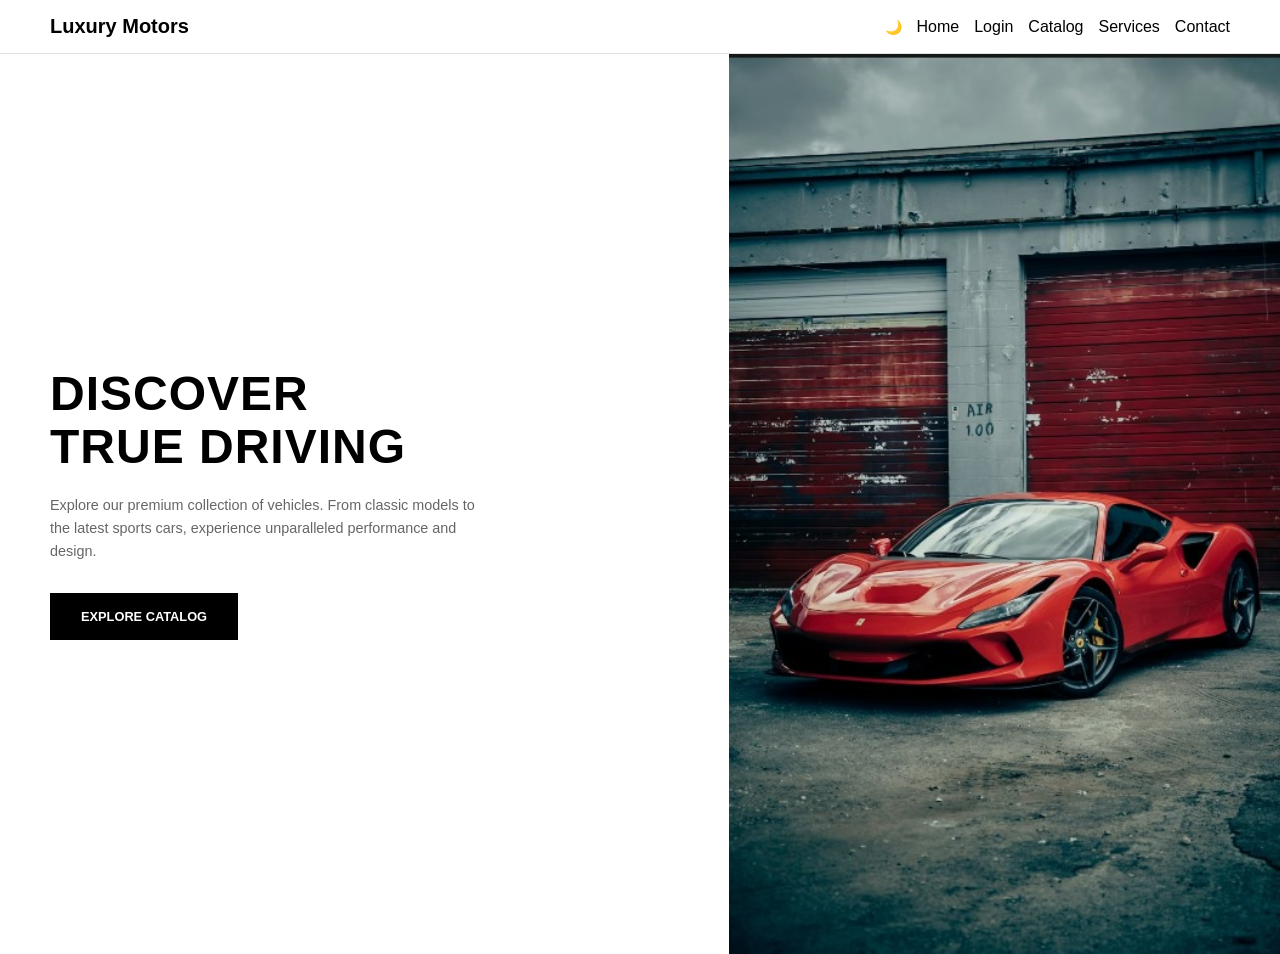
<file: Pages/index.html>
<!DOCTYPE html>
<html lang="en">
<head>
    <meta charset="UTF-8">
    <meta name="viewport" content="width=device-width, initial-scale=1.0">
    <title>Home</title>
    <link rel="stylesheet" href="../Style/theme.css">
    <link rel="stylesheet" href="../Style/home_page_style.css">
    <meta name="viewport" content="width=device-width, initial-scale=1.0">
</head>
<body>

        
         <nav>
    <a class="luxurybutton" href="index.html"> Luxury Motors </a>
    <ul>
        <button id="dark-mode-button">🌙</button>
        <li><a href="index.html"> Home </a></li>
        <li><a href="Login_page.html"> Login </a></li>
        <li><a href="catalog_page.html"> Catalog </a></li>
        <li><a href="services_page.html"> Services </a></li>
        <li><a href="contact_us_page.html"> Contact </a></li>
    </ul>
        </nav><hr>
    
    <main class="hero-section">
        <div class="content-side">
            <h1>DISCOVER<br>TRUE DRIVING</h1>
            <p>Explore our premium collection of vehicles. From classic models to<br> the latest sports cars, experience unparalleled performance and <br>design.</p>
            <a href="catalog_page.html" class="btn-1">EXPLORE CATALOG</a>
        </div>
        <div class="image-side">
            <img src="../Assets/images/home_car.jpeg" alt="Red Luxury Sports Car">
        </div>
    </main>
    <script src="../JS/theme.js"></script>

</body>
</html>
</file>
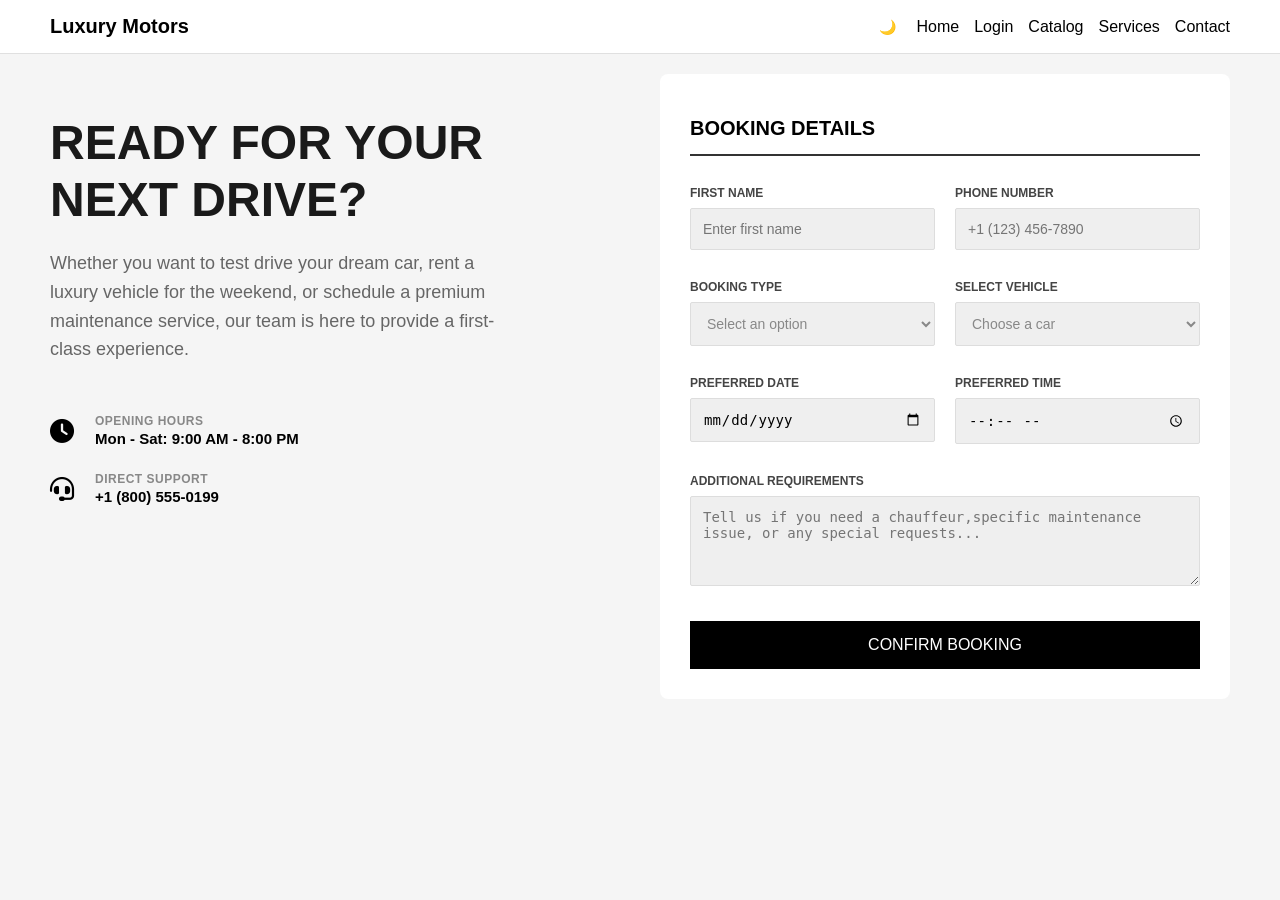
<file: Pages/Booking_page.html>
<!DOCTYPE html>
<html lang="en">
<head>
    <meta charset="UTF-8">
    <meta name="viewport" content="width=device-width, initial-scale=1.0">
    <title>Booking</title>
    <link rel="stylesheet" href="../Style/theme.css">
    <link rel="stylesheet" href="https://cdnjs.cloudflare.com/ajax/libs/font-awesome/6.0.0/css/all.min.css"> <!--اضافة مكتبة الايقونات-->   
    <link rel="stylesheet" href="../Style/Booking_style.css">
</head>
<body>
     <nav>
        <a class="luxurybutton" href="index.html"> Luxury Motors </a>
        <ul>
           <button id="dark-mode-button">🌙</button>
           <li><a href="index.html"> Home </a></li>
           <li><a href="Login_page.html"> Login </a></li>
           <li><a href="catalog_page.html"> Catalog </a></li>
           <li><a href="services_page.html"> Services </a></li>
           <li><a href="contact_us_page.html"> Contact </a></li>
        </ul>
     </nav><hr class="hr1">
     <main class="container"> 
        <section class="left">
            <h1 class="main-title">READY FOR YOUR NEXT DRIVE?</h1>
            <p class="sub-text">
                Whether you want to test drive your dream car, rent a luxury
                vehicle for the weekend, or schedule a premium maintenance
                service, our team is here to provide a first-class experience.
            </p>
            <div class="contact-info">
                  <div class="info-item">
                         <i class="fa-solid fa-clock"></i> <!--اضافة ايقونة الساعة -->
                         <div class="info-text">
                             <h4>OPENING HOURS</h4>
                             <p>Mon - Sat: 9:00 AM - 8:00 PM</p>
                         </div>
                   </div>

                   <div class="info-item">
                         <i class="fa-solid fa-headset"></i> <!-- اضافة ايقونة السماعات-->
                         <div class="info-text">
                             <h4>DIRECT SUPPORT</h4>
                             <p>+1 (800) 555-0199</p>
                         </div>
                  </div>
           </div>
        </section>
        <form class="right">
            <h1>BOOKING DETAILS</h1>
            <hr>
            <div class="row1">
                <div class="input-groupe">
                    <label>FIRST NAME</label>
                    <input class="in" type ="text" placeholder="Enter first name">
                </div>
                <div class="input-groupe">
                    <label>PHONE NUMBER</label>
                    <input class="in" type="number" placeholder="+1 (123) 456-7890">
                </div>
                
                
            </div>
                <div class="row1">
                    <div class="input-groupe">
                       <label>BOOKING TYPE</label>
                       <select id="booking-type" class="in">
                           <option value="" disabled selected>Select an option</option>
                           <option value="test-drive">Test Drive</option>
                           <option value="rental">Luxury Rental</option>
                           <option value="maintenance">Premium Maintenance</option>
                           <option value="detailing">Car Detailing & Wash</option>
                    </select>
                    </div>
                    <div class="input-groupe">
                       <label>SELECT VEHICLE</label>
                       <select id="select-vehicle" class="in">
                          <option value="" disabled selected>Choose a car</option>
                          <option value="mercedes-s-class">Mercedes-Benz S-Class</option>
                          <option value="bmw-m8">BMW M8 Competition</option>
                          <option value="audi-rs7">Audi RS7 Sportback</option>
                          <option value="porsche-911">Porsche 911 Turbo S</option>
                          <option value="range-rover">Range Rover Autobiography</option>
                          <option value="lamborghini-urus">Lamborghini Urus</option>
                       </select>
                    </div>
                </div>
            <div class="row1">
                <div class="input-groupe">
                    <label>PREFERRED DATE</label>
                    <input type="date" id="preferred-date" class="in">
                </div>

                <div class="input-groupe">
                    <label>PREFERRED TIME</label>
                    <input type="time" id="preferred-time" class="in">
                </div>
            </div>
            <div class="input-groupe">
                <label>ADDITIONAL REQUIREMENTS</label>
                <textarea id="additional-requirements" class="in" rows="4" placeholder="Tell us if you need a chauffeur,specific maintenance issue, or any special requests..."></textarea>
            </div>

            <div class="button-container">
                <button type="submit" id="confirm-btn">CONFIRM BOOKING</button>
            </div>  
        </form>
     </main>
     <script src="../JS/Booking_JS.js"></script>
     <script src="../JS/theme.js"></script>
</body>
</html>
</file>
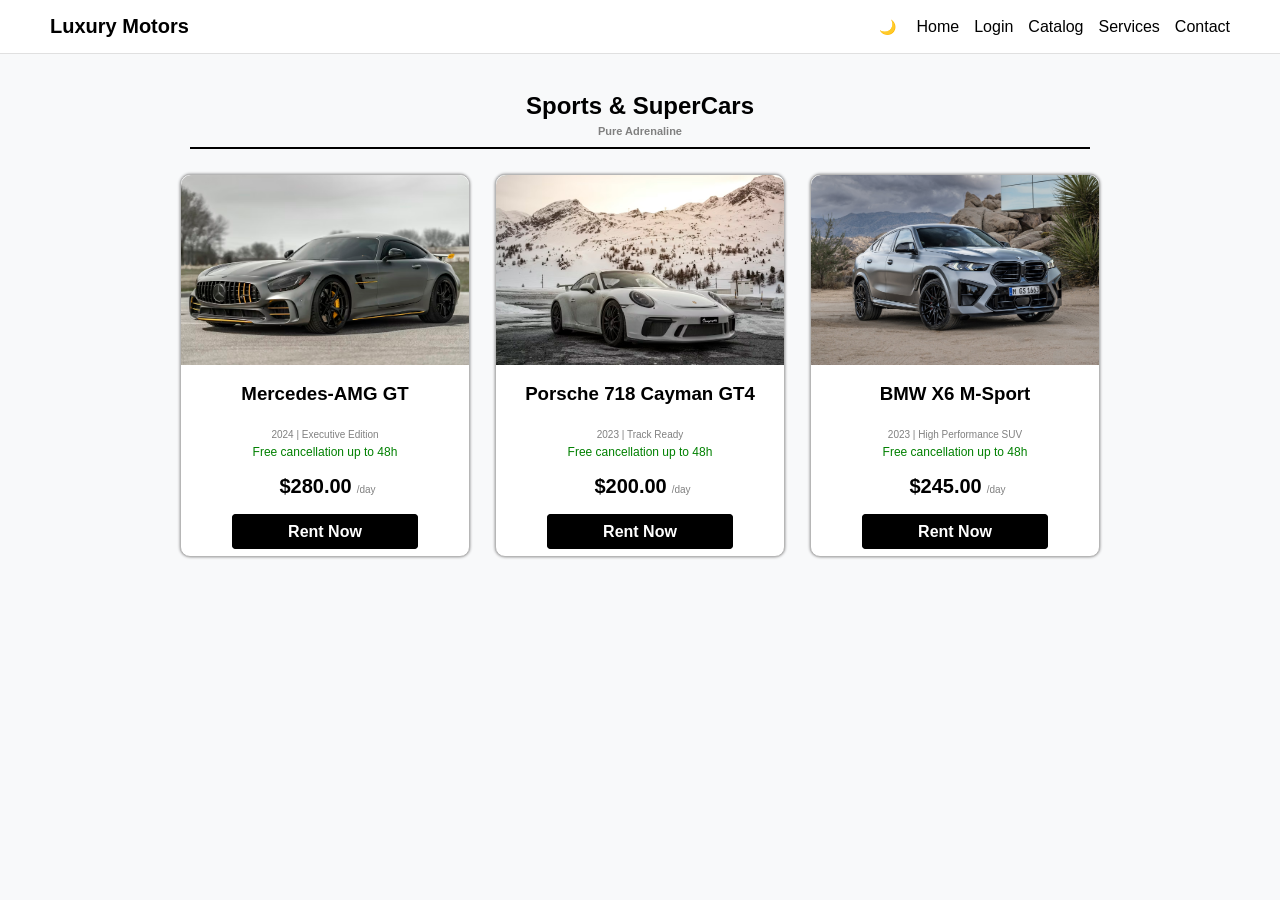
<file: Pages/catalog_page.html>
<!Doctype Html>
<html lang="en">
    <head>
        <meta name="viewport" content="width=device-width, initial-scale=1.0">
        <meta charset="UTF-8">
        <title>Catalog | Luxury Motors</title>
        <link rel="stylesheet" href="../Style/theme.css">
        <link rel="stylesheet" href="../Style/catalog_style.css">
    </head>
    <body>  
        <nav>
    <a class="luxurybutton" href="index.html"> Luxury Motors </a>
    <ul>
        <button id="dark-mode-button">🌙</button>
        <li><a href="index.html"> Home </a></li>
        <li><a href="Login_page.html"> Login </a></li>
        <li><a href="catalog_page.html"> Catalog </a></li>
        <li><a href="services_page.html"> Services </a></li>
        <li><a href="contact_us_page.html"> Contact </a></li>
    </ul>
        </nav><hr class ="hr1"><br>
       <h2 >Sports & SuperCars</h2>
        <small class = "puretext">Pure Adrenaline</small>
        <hr class="blackHr">
        <!--- from here starting to show the cards-->
        <div class ="mainContainer">
        <!-----------------------1 mercedes------------------->
        <div class = "carCard" onclick="window.location.href = 'Details/mercedes_details.html'" style ="cursor: pointer;">                                       
            <img src="../Assets/images/mercedes.avif" alt="mercedes">
            <h3>Mercedes-AMG GT</h3>
            <small>2024 | Executive Edition</small><br>
            <small style="color: green;font-size: 12px;"> Free cancellation up to 48h</small><br>
            <p class="price">$280.00</p><small>/day</small> <br>
            <a href="Booking_page.html" class ="rent_button">Rent Now</a>
        </div>
<!-------------------------------2 Porsche----------------------------------->
        <div class = "carCard" onclick="window.location.href = 'Details/porsch_details.html'" style ="cursor: pointer;">
            <img src="../Assets/images/porch.avif" alt="porch">
            <h3>Porsche 718 Cayman GT4</h3>
            <small>2023 | Track Ready</small><br>
            <small style="color: green;font-size: 12px;"> Free cancellation up to 48h</small><br>
            <p class="price">$200.00</p><small>/day</small> <br>
            <a href="Booking_page.html" class ="rent_button">Rent Now</a>
        </div>
<!------------------------------3 BMW------------------------------------>
        <div class = "carCard" onclick="window.location.href = 'Details/x6_details.html'" style ="cursor: pointer;">
            <img src="../Assets/images/x6.jpg" alt="BMW">
            <h3>BMW X6 M-Sport</h3>
            <small>2023 | High Performance SUV</small><br>
            <small style="color: green;font-size: 12px;"> Free cancellation up to 48h</small><br>
            <p class="price">$245.00</p><small>/day</small> <br>
            <a href="Booking_page.html" class ="rent_button">Rent Now</a>
        </div>



        </div>
        <script src="../JS/theme.js"></script>
    </body>
</html>
</file>
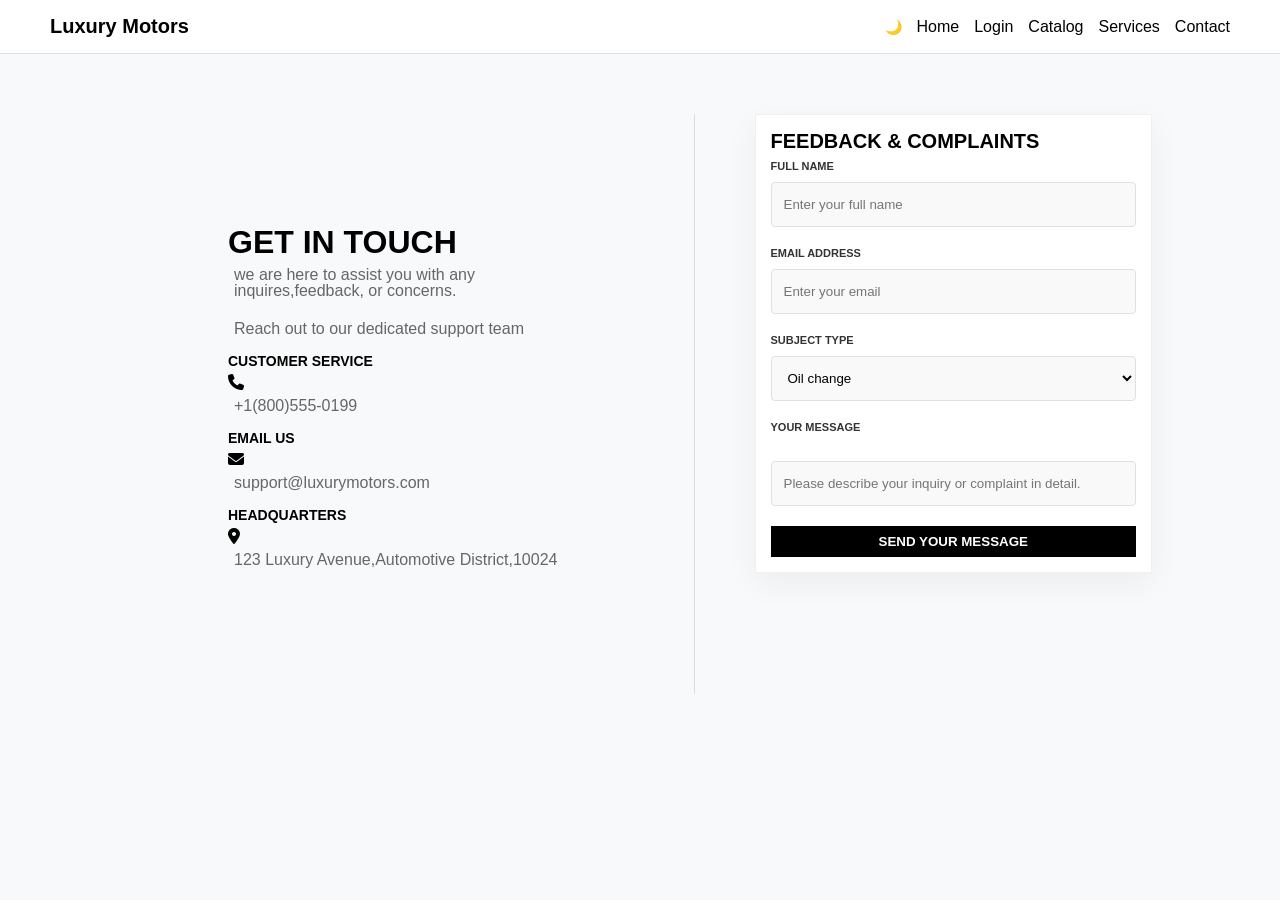
<file: Pages/contact_us_page.html>
<!DOCTYPE html>
<html lang="en">
<head>
    <meta charset="UTF-8">
    <meta name="viewport" content="width=device-width, initial-scale=1.0">
    <title>Contact us</title>
    <link rel="stylesheet" href="../Style/theme.css">
    <link rel="stylesheet" href="https://cdnjs.cloudflare.com/ajax/libs/font-awesome/6.5.1/css/all.min.css">
    <link rel="stylesheet" href="../Style/contact_us_style.css">
</head>
<body>
  <nav>
    <a class="luxurybutton" href="index.html"> Luxury Motors </a>
    <ul>
        <button id="dark-mode-button">🌙</button>
        <li><a href="index.html"> Home </a></li>
        <li><a href="Login_page.html"> Login </a></li>
        <li><a href="catalog_page.html"> Catalog </a></li>
        <li><a href="services_page.html"> Services </a></li>
        <li><a href="contact_us_page.html"> Contact </a></li>
    </ul>
        </nav><hr>
    <main>
        <div class="left">
        <h2>GET IN TOUCH</h2>
        <p>we are here to assist you with any inquires,feedback, or concerns.</p>
        <p>Reach out to our dedicated support team</p>
        <h4>CUSTOMER SERVICE</h4>
        <i class="fa-solid fa-phone"></i>
        <P>+1(800)555-0199</P>
        <h4>EMAIL US</h4>
        <i class="fa-solid fa-envelope"></i>
        <P>support@luxurymotors.com</P>
        <h4>HEADQUARTERS</h4>
        <i class="fa-solid fa-location-dot"></i>
        <P>123 Luxury Avenue,Automotive District,10024</P>
        </div>
        <div class="rightside">
        <form id="contactform">
            <h3 class="h3-3">FEEDBACK & COMPLAINTS</h3>
            <label for="FULLNAME"> FULL NAME</label>
            
            <input type="text" id="FULLNAME" placeholder="Enter your full name">
            
            <label for="EMAIL">EMAIL ADDRESS</label>
            
            <input type="EMAIL" id="EMAIL" placeholder="Enter your email">
            
            <label for="SUBJECT">SUBJECT TYPE</label>
            
            <select id="SUBJECT" name="Select category">
                <option value="Oil Change">Oil change</option>
                <option value="Tire Rotation">Tire Rotation</option>
                <option value="Brake inspection">Brake Inspection</option>
                <option value="Battery check">Battery Check</option>
                <option value="General Maintenance">General Maintenance</option>
                <option value="Other">Other</option>
            </select>
            <br>
            <label for="MESSAGE">YOUR MESSAGE</label>
            <br>
            <input type="text" id="MESSAGE" placeholder="Please describe your inquiry or complaint in detail.">
            <br>
            <input type="submit" value="Send your message" id="send">
        </form>
        </div>
    </main>
    <script src="../JS/contact_JS.js"></script>
    <script src="../JS/theme.js"></script>
</body>
</html>
</file>
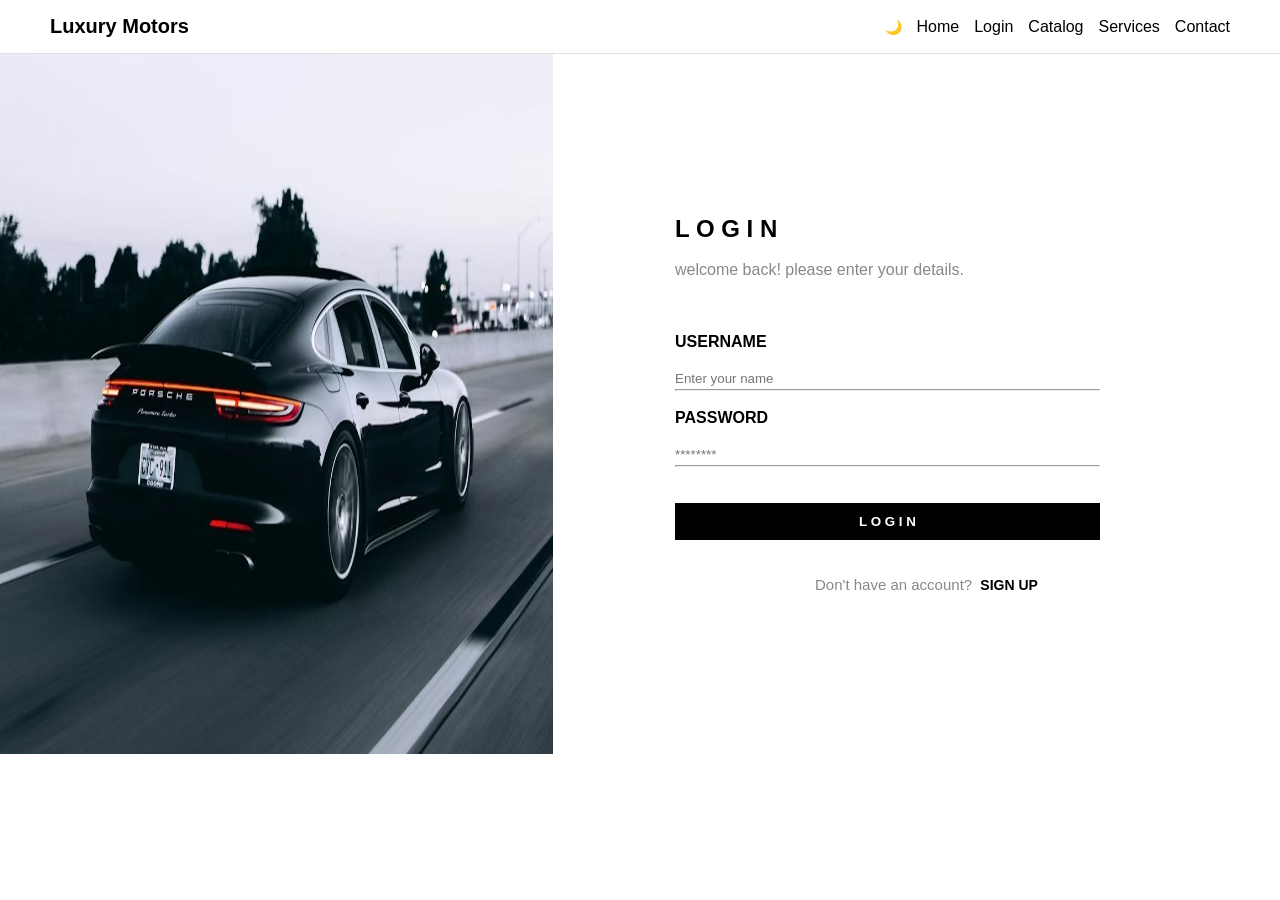
<file: Pages/Login_page.html>
<!DOCTYPE html>
<html lang="en">
<head>
    <meta charset="UTF-8">
    <title>Login</title>
    <link rel="stylesheet" href="../Style/theme.css">
    <link rel="stylesheet" href="../Style/Login_style.css">
    <meta name="viewport" content="width=device-width, initial-scale=1.0">
    <style>
        a {
    color: black;
    font-size: 16px;
    text-decoration: none;
}

.luxurybutton {
    font-size: 20px;
    font-weight: bold;
    margin-right: auto; 
}

.main-div{
    display: flex;
    height:100vh;
    flex-direction: row-reverse;
    align-items:center;
    height:100%;
}
    </style>
</head>
<body>
    <nav>
    <a class="luxurybutton" href="index.html"> Luxury Motors </a>
    <ul>
        <button id="dark-mode-button">🌙</button>
        <li><a href="index.html"> Home </a></li>
        <li><a href="Login_page.html"> Login </a></li>
        <li><a href="catalog_page.html"> Catalog </a></li>
        <li><a href="services_page.html"> Services </a></li>
        <li><a href="contact_us_page.html"> Contact </a></li>
    </ul>
        </nav>
        <hr id="hr1">
</body>
    <main>
    <div class="main-div"><div class="form-div"><h2>L O G I N</h2>
        <br>
    <p>welcome back! please enter your details.</p>
    <br>
    <br>
    <br>
    <form>
        <label for="username">USERNAME</label>
        <br>
        <br>
        <input id="username" placeholder="Enter your name " type="text" >
        <hr>
        <br>
        <label for="password">PASSWORD</label>
        <br>
        <br>
        <input id="password" placeholder="********" type="password">
        <hr>
        <br>
        <br>
        <input id="sign-in" type="submit" value="L O G I N">
        <br>
        <br>
        <br>
        <p id="end">Don't have an account? <a id="sign" href="Signup_page.html">SIGN UP</a></p>
    </form></div>
    <div class="img-div"><img src="../Assets/images/login_car.jpeg" alt="porche car"></div>
    </div>

    </main>
    <script src="../JS/login.js"></script>
    <script src="../JS/theme.js"></script>
</body>
</html>
</file>
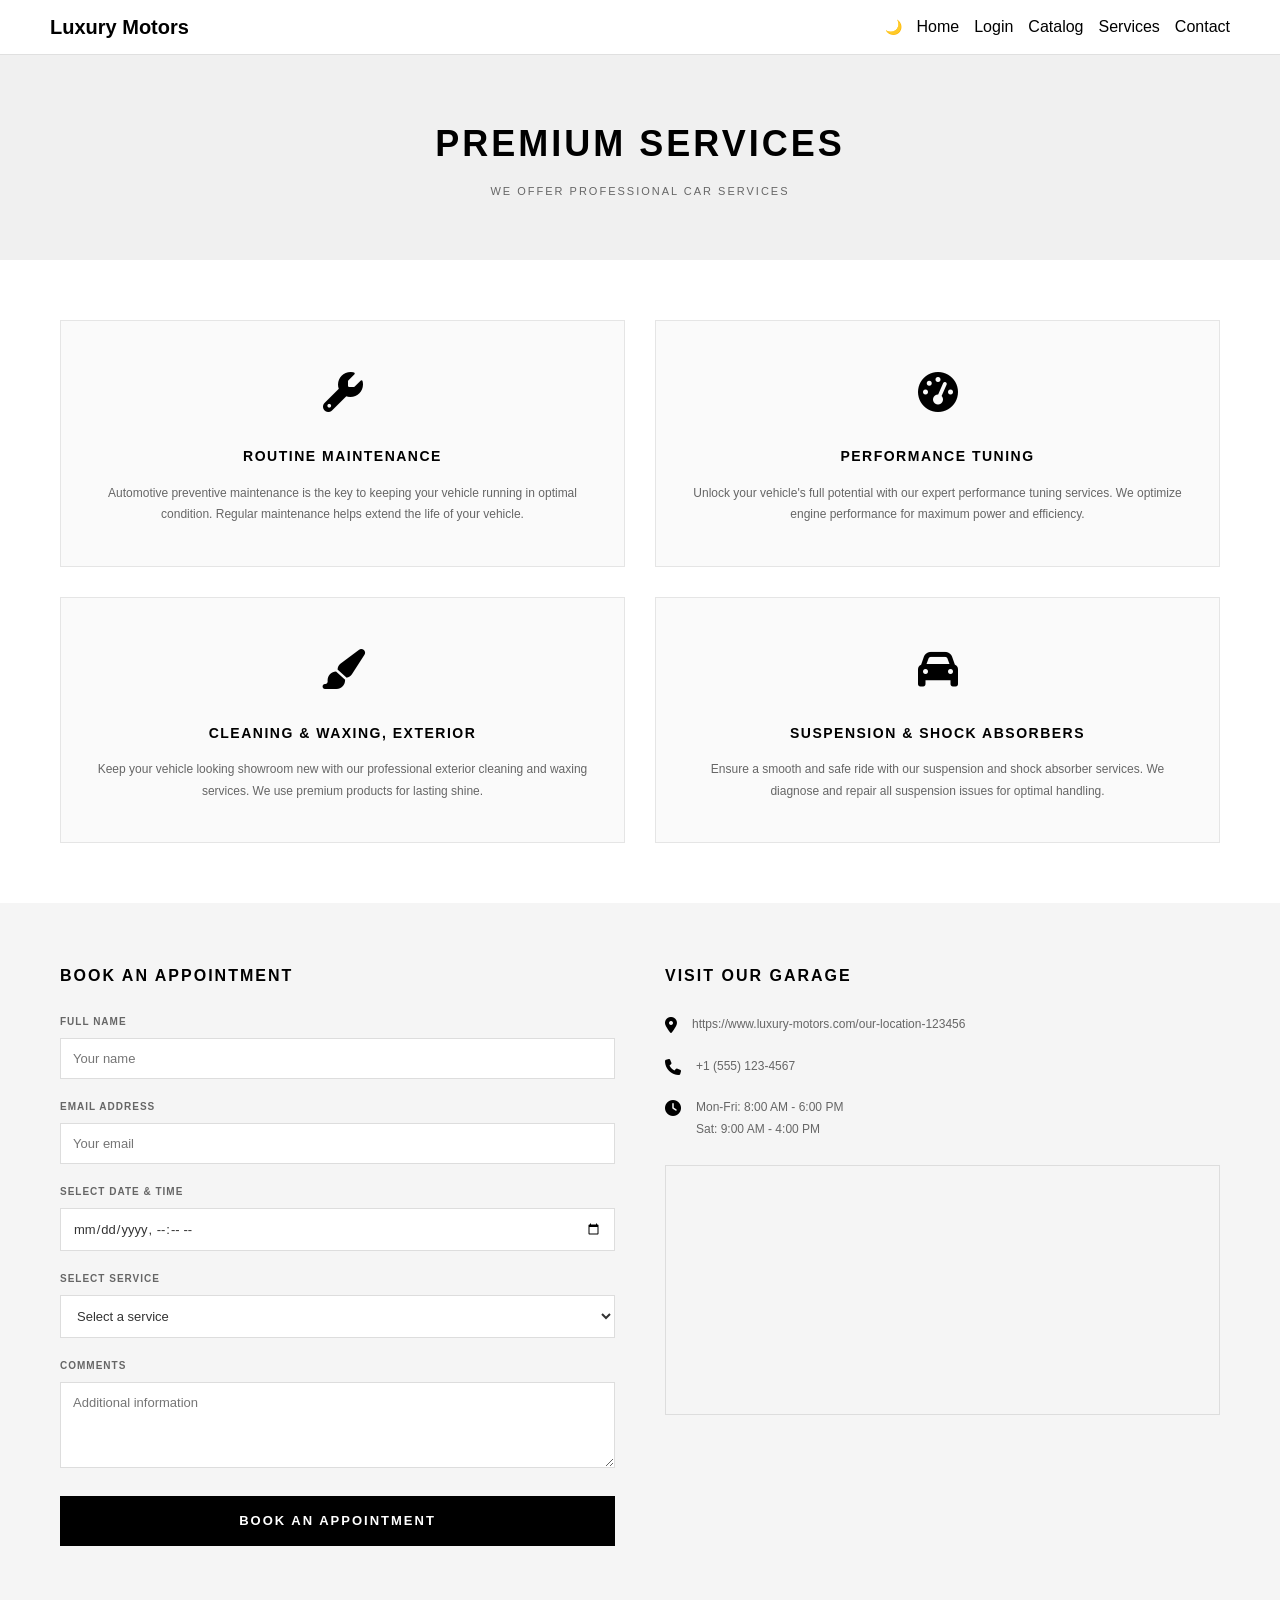
<file: Pages/services_page.html>
<!DOCTYPE html>
<html lang="en">
<head>
    <meta charset="UTF-8">
    <meta name="viewport" content="width=device-width, initial-scale=1.0">
    <title>Luxury Motors - Premium Services</title>
    <link rel="stylesheet" href="../Style/theme.css">
    <link rel="stylesheet" href="https://cdnjs.cloudflare.com/ajax/libs/font-awesome/6.4.0/css/all.min.css">
    <link rel="stylesheet" href="../Style/services_syle.css">
</head>
<body>
    <nav>
    <a class="luxurybutton" href="index.html"> Luxury Motors </a>
    <ul>
        <button id="dark-mode-button">🌙</button>
        <li><a href="index.html"> Home </a></li>
        <li><a href="Login_page.html"> Login </a></li>
        <li><a href="catalog_page.html"> Catalog </a></li>
        <li><a href="services_page.html"> Services </a></li>
        <li><a href="contact_us_page.html"> Contact </a></li>
    </ul>
        </nav><hr>

    <section class="hero">
        <div class="container">
            <h1>PREMIUM SERVICES</h1><!-- العنوان الرئيسي-->
            <p>WE OFFER PROFESSIONAL CAR SERVICES</p> <!-- الرغي الي تحت العنوان الرئيسي-->
        </div>
    </section>

    <section class="services"> <!-- دا البابا-->    <!-- هنا عرفنا 4 عشان الخدمات الي عندنا 4-->
        <div class="container"><!-- css دوره تنسيق فقط عشان لما نكتب ال  ميبقاش لازق في الاطراف-->
            <div class="services-grid">  <!-- شبكة ربطاهم ببعض منعا للغبطه -->
                <div class="service-card">
                    <div class="service-icon">
                        <i class="fas fa-wrench"></i>
                    </div>
                    <h3>ROUTINE MAINTENANCE</h3> <!--اول جزء-->
                    <p>Automotive preventive maintenance is the key to keeping your vehicle running in optimal condition. Regular maintenance helps extend the life of your vehicle.</p>
                </div>

                <div class="service-card">
                    <div class="service-icon">
                        <i class="fas fa-tachometer-alt"></i>
                    </div>
                    <h3>PERFORMANCE TUNING</h3><!-- تاني جزء-->
                    <p>Unlock your vehicle's full potential with our expert performance tuning services. We optimize engine performance for maximum power and efficiency.</p>
                </div>

                <div class="service-card">
                    <div class="service-icon">
                        <i class="fas fa-paint-brush"></i>
                    </div>
                    <h3>CLEANING & WAXING, EXTERIOR</h3><!-- تالت جزء-->
                    <p>Keep your vehicle looking showroom new with our professional exterior cleaning and waxing services. We use premium products for lasting shine.</p>
                </div>

                <div class="service-card">
                    <div class="service-icon">
                        <i class="fas fa-car"></i>
                    </div>
                    <h3>SUSPENSION & SHOCK ABSORBERS</h3><!-- رابع جزء-->
                    <p>Ensure a smooth and safe ride with our suspension and shock absorber services. We diagnose and repair all suspension issues for optimal handling.</p>
                </div>
            </div>
        </div>
    </section>
<!--هنا خلصنا الاقسام والشريط الي فوق هنخش علي الحجز واللوكيشن -->
    <section class="booking-contact">
        <div class="container">
            <div class="booking-contact-grid">
                <div class="booking-section">
                    <h2 >BOOK AN APPOINTMENT</h2>
                    <form id="bookingForm">
                        <div class="form-group">
                            <label>FULL NAME</label>
                            <input type="text" placeholder="Your name" >
                        </div>
                        <div class="form-group">
                            <label>EMAIL ADDRESS</label>
                            <input type="email" placeholder="Your email" >
                        </div>
                        <div class="form-group">
                            <label>SELECT DATE & TIME</label>
                            <input type="datetime-local" >
                        </div>
                        <div class="form-group">
                            <!-- دا كله ادخال بيانات ب انوعها اسسم وايميل والخ ركزو ف الي جي -->
                            <label>SELECT SERVICE</label>

                            <select ><!-- القائمه الي بنختار منها الخدمه -->
                                <option value="">Select a service</option>
                                <option value="routine">Routine Maintenance</option>
                                <option value="performance">Performance Tuning</option>
                                <option value="cleaning">Cleaning & Waxing</option>
                                <option value="suspension">Suspension & Shock Absorbers</option>
                            </select>
                        </div>
                        <div class="form-group">
                            <label>COMMENTS</label>
                            <textarea rows="4" placeholder="Additional information"></textarea>
                        </div><!----------------------------------->
                        <a href="Booking_page.html" class="submit-btn">BOOK AN APPOINTMENT</a>
                    </form>
                </div>

                <div class="contact-section">
                    <h2>VISIT OUR GARAGE</h2>
                    <div class="contact-info">
                        <div class="contact-item">
                            <i class="fas fa-map-marker-alt"></i><!-- علامه دبوس للوكيشن حاجه جاهزة كدا تقريبا مخدناهاش قبل كدا-->
                            <p>https://www.luxury-motors.com/our-location-123456</p>
                        </div>
                        <div class="contact-item">
                            <i class="fas fa-phone"></i>
                            <p>+1 (555) 123-4567</p>
                        </div>
                        <div class="contact-item">
                            <i class="fas fa-clock"></i>
                            <p>Mon-Fri: 8:00 AM - 6:00 PM<br>Sat: 9:00 AM - 4:00 PM</p>
                        </div>
                    </div>
                    <div class="map-container">
                        <iframe src="https://www.openstreetmap.org/export/embed.html?bbox=-0.1276%2C51.5074%2C-0.1076%2C51.5174&layer=mapnik" width="100%" height="250" frameborder="0"></iframe>
                    <!--الي فوق دي تاج للوكيشن كانت ف اخر كام فيديو ف الكورس -->
                    </div>

                </div>
            </div>
        </div>
    </section>

    <script src="../JS/services_js.js"></script>
    <script src="../JS/theme.js"></script>
</body>
</html>
</file>
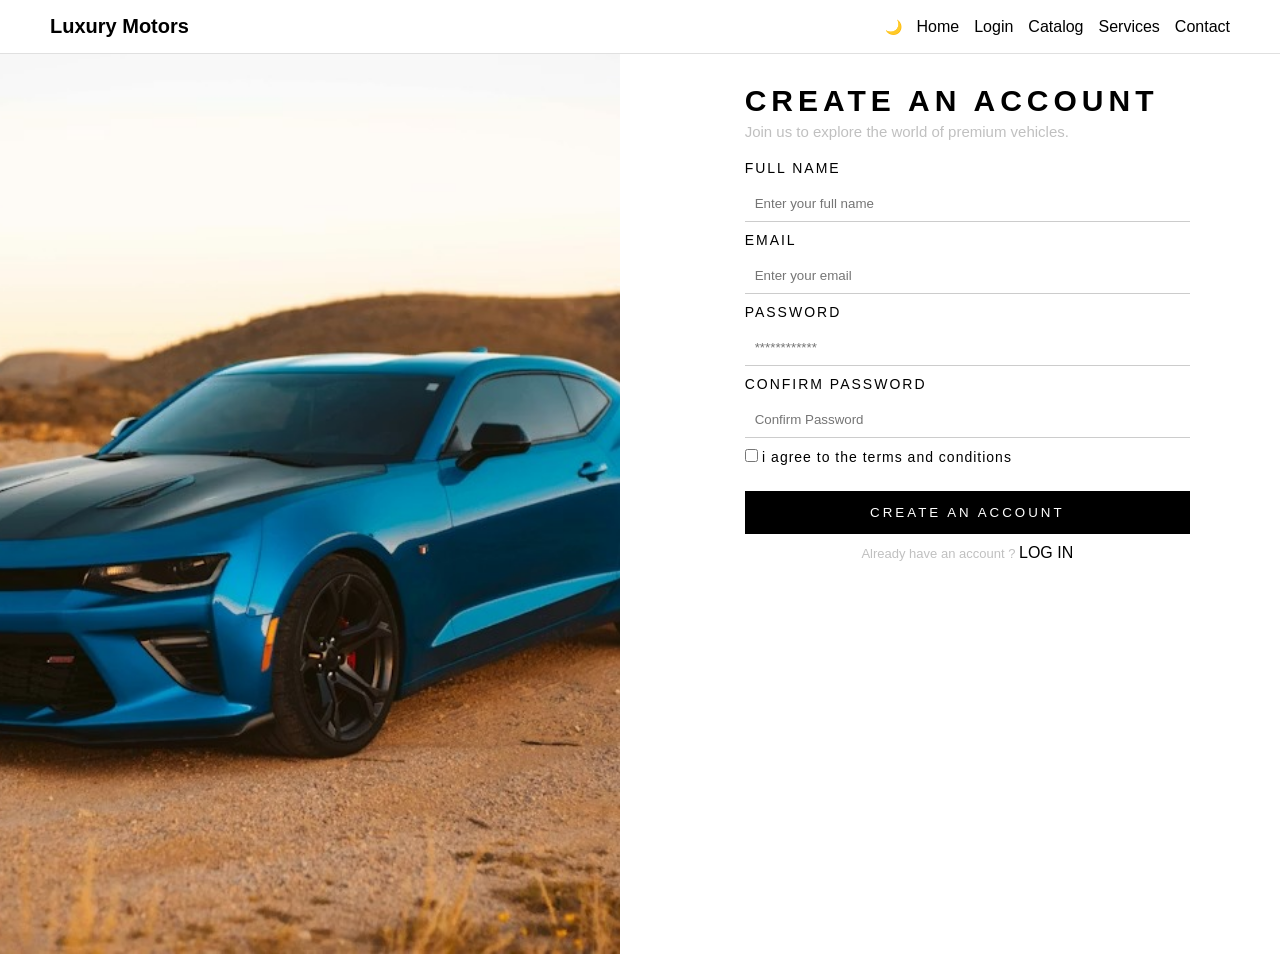
<file: Pages/Signup_page.html>
<!DOCTYPE html>
<html lang="en">
<head>
  <meta charset="UTF-8">
  <meta name="viewport" content="width=device-width, initial-scale=1.0">
  <title>Sign up my page </title>
  <link rel="stylesheet" href="../Style/theme.css">
  <link rel="stylesheet" href="../Style/signup_style.css">
  <style>

.container {
  display: flex;
  min-height: 100vh;
  gap: 35px; 
}
.main h1 {
    font-size: 30px;
    letter-spacing: 5px;
    text-transform: uppercase;
}
input {
    padding: 10px;
    border: none;
    border-bottom: 1px solid #ccc;
  }

  </style>
</head>
<body>

  <nav>
    <a class="luxurybutton" href="index.html"> Luxury Motors </a>
    <ul>
        <button id="dark-mode-button">🌙</button>
        <li><a href="index.html"> Home </a></li>
        <li><a href="Login_page.html"> Login </a></li>
        <li><a href="catalog_page.html"> Catalog </a></li>
        <li><a href="services_page.html"> Services </a></li>
        <li><a href="contact_us_page.html"> Contact </a></li>
    </ul>
        </nav><hr class ="hr1">
    <div class="container">

  <div class="images">
    <img src="../Assets/images/signup_car.jpeg" alt="Luxury car">
  </div>

  <div class="main">

   <div class="text">
      <h1>Create an account</h1>
      <p class="grey_text">Join us to explore the world of premium vehicles.</p>
    </div>
    
     <form id="my-form">
      <label for="full-name">Full Name</label>
      <input type="text" id="full-name" placeholder="Enter your full name">

      <label for="email">Email</label>
      <input type="email" id="email" placeholder="Enter your email">

      <label for="password">Password</label>
      <input type="password" id="password" placeholder="************">
      <label for="confirm-password">Confirm Password</label>
      <input type="password" id="confirm-password" placeholder="Confirm Password">
      
      <div class="terms">
  <input type="checkbox" id="terms">
  <label for="terms">I agree to the Terms and Conditions</label>
    </div>
      <button class="btn" type="submit">Create an Account</button>
      <p id="footer-text"> Already have an account ? <a href="Login_page.html"> LOG IN </a></p>
      <script src="../JS/signUP.JS"></script>
      <script src="../JS/theme.js"></script>
      
  </div>
</div>
</body>
</html>
</file>
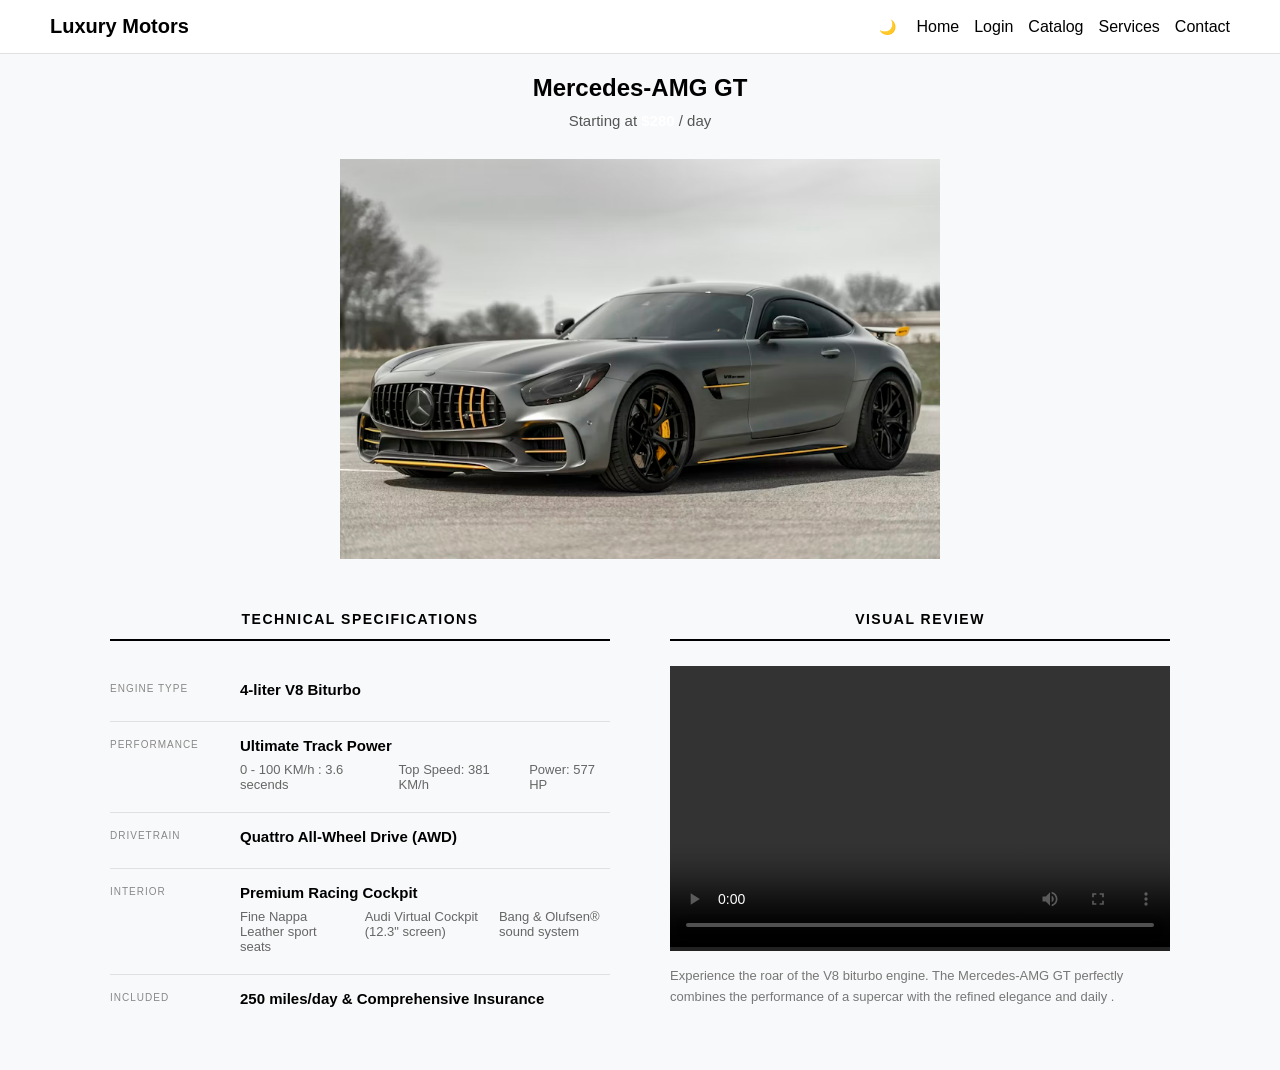
<file: Pages/Details/mercedes_details.html>
<!DOCTYPE html>
<html lang="en">
<head>
    <meta charset="UTF-8">
    <title>BEAST MOTORS | Pure Performance</title>
    <link rel="stylesheet" href="../../Style/theme.css">
    <link rel="stylesheet" href="../../Style/car_detail_style.css">
</head>
<body>

    <header class="navbar">
        <nav>
    <a class="luxurybutton" href="../Home_page.html"> Luxury Motors </a>
    <ul>
        <button id="dark-mode-button">🌙</button>
        <li><a href="../Home_page.html"> Home </a></li>
        <li><a href="../Login_page.html"> Login </a></li>
        <li><a href="../catalog_page.html"> Catalog </a></li>
        <li><a href="../services_page.html"> Services </a></li>
        <li><a href="../contact_us_page.html"> Contact </a></li>
    </ul>
        </nav>
    </header>
    <hr>
    <h2>Mercedes-AMG GT</h2>
        <p class="price">
    Starting at <strong>$280</strong> / day
</p>

<div><img src="../../Assets/images/mercedes.avif">    
</div>


<section class="detail-section">
  <div class="specs-column">
    <h2 class="section-title">TECHNICAL SPECIFICATIONS</h2>

    <div class="spec-row">
      <div class="spec-label">ENGINE TYPE</div>
      <div class="spec-value"><strong>4-liter V8 Biturbo</strong></div>
    </div>

    <div class="spec-row">
      <div class="spec-label">PERFORMANCE</div>
      <div class="spec-value">
        <strong>Ultimate Track Power</strong>
        <ul>
          <li>0 - 100 KM/h : 3.6 secends</li>
          <li>Top Speed: 381 KM/h</li>
          <li>Power: 577 HP</li>
        </ul>
      </div>
    </div>

    <div class="spec-row">
      <div class="spec-label">DRIVETRAIN</div>
      <div class="spec-value"><strong>Quattro All-Wheel Drive (AWD)</strong></div>
    </div>

    <div class="spec-row">
      <div class="spec-label">INTERIOR</div>
      <div class="spec-value">
        <strong>Premium Racing Cockpit</strong>
        <ul>
          <li>Fine Nappa Leather sport seats</li>
          <li>Audi Virtual Cockpit (12.3" screen)</li>
          <li>Bang & Olufsen® sound system</li>
        </ul>
      </div>
    </div>

    <div class="spec-row">
      <div class="spec-label">INCLUDED</div>
      <div class="spec-value"><strong>250 miles/day & Comprehensive Insurance</strong></div>
    </div>
  </div>

  <div class="video-column">
    <h2 class="section-title">VISUAL REVIEW</h2>
    
    <div class="video-container">
    <video autoplay controls src="../../Assets/video/Mercedes_video.mp4"></video>
    </div>
    
    <p class="video-description">Experience the roar of the V8 biturbo engine. The Mercedes-AMG GT perfectly combines the performance of a supercar with the refined elegance and daily . 
      
    </p>
</div>
</section>
<script src="../../JS/theme.js"></script>
</body>
</html>
</file>
<file: Style/theme.css>
body.dark-theme {
    background-color: #1a1a1a !important;
    color: #ffffff !important;
}

body.dark-theme nav {
    background-color: #333333 !important;
}

body.dark-theme .container {
    background-color: #1a1a1a !important;
}
/*catalog*/
.main-title {
    color: #333; 
    display: block !important; 
}

body.dark-theme .main-title {
    color: #ffffff !important; 
}
/*book*/
body.dark-theme h3, 
body.dark-theme small, 
body.dark-theme p,
body.dark-theme h1,
body.dark-theme h2 {
    color: #ffffff !important;
}

body.dark-theme .carCard {
    background-color: #2d2d2d !important;
    border: 1px solid #444 !important;
}

body.dark-theme .price {
    color: #f1c40f !important;
}

body.dark-theme .mainContainer {
    background-color: #1a1a1a !important;
}

body.dark-theme a {
    color: #ffffff !important;
}
/*contact*/
body.dark-theme .rightside h3 {
    color: black !important;
}
/*login*/
input {
    background-color: transparent;
    color:white;
}
/*price*/
.price strong{
    color:white;
}
body.dark-theme .content-side{
background-color: #333333;
}

body.dark-theme .btn-1:hover{
    color : black !important;
}
.dark-theme .carCard .rent_button:hover{
color: black !important;

}
.dark-theme .hero{
background-color: #1a1a1a !important;
}

.dark-theme .service-card{
background-color: #2e2e2e !important;
}
.dark-theme .services{
    background-color: #1a1a1a !important;
}
.dark-theme .booking-contact{
    background-color: #1a1a1a !important;
}
.dark-theme .rightside{
background-color: #2e2e2e !important;
color: white !important;
}
.dark-theme .rightside  label{
    color: white;
}
body .dark-theme .rightside .h3-3 {
    color: white !important;
}
.dark-theme .right {
    background-color:#303030 !important ;
}
.dark-theme .h1 ,.dark-theme label{
    color :white ;
}

body .dark-theme label {
    color: white !important;
}
</file>
<file: Style/home_page_style.css>
* {
    margin: 0;
    padding: 0;
    box-sizing: border-box;
}

 body {
    height: 100%;
    overflow: hidden;
    font-family: 'Montserrat', sans-serif;
    background-color: rgb(248, 249, 250);
    margin: 0;
    padding: 0;
    height: 100vh;
    

}

header {
    height: 70px;
    display: flex;
    justify-content: space-between;
    align-items: center;
    padding: 0px 40px;
    background-color: #fff;
    border-bottom: 2px solid #eeeeeeb1;
}

.logo a {
    font-weight: bold;
    letter-spacing: 2px;
    font-size: 20px;
    text-decoration: none;
    color: #000;
    margin-right: auto;
}



.hero-section {
    display: flex;
    height: calc(100vh - 70px);
}

.content-side {
    flex: 1;
    display: flex;
    flex-direction: column;
    justify-content: center;
    padding: 0 10% 0 50px;
    background-color: #fff;
    width: 100vw;
    height: 100vh;
}

.content-side h1 {
    font-size: 3rem;
    line-height: 1.1;
    margin-bottom: 20px;
    letter-spacing: 1px;
}

.content-side p {
    color: #666;
    line-height: 1.6;
    font-size: 0.9rem;
    margin-bottom: 30px;
}

.btn-1 {
    display: inline-block;
    background-color: #000;
    color: #fff;
    text-decoration: none;
    padding: 15px 30px;
    font-size: 0.8rem;
    font-weight: bold;
    width: fit-content;
    border: 1px solid black;
}
.btn-1:hover{
    border: 1px solid black;
    background-color: white;
    color:black;
    transition: 0.3s;
    
}

.image-side {
    flex: 1;
    width: 100vw;
    height: 100vh;
    
}

.image-side img {
    display: block;
    width: 100%;
    height: 100%;
    object-fit: cover;
}
/*AYMAN Code*/
nav {
    background-color: rgb(255, 255, 255);
    padding: 15px 50px;
    display: flex;
    align-items: center;
}

ul {
    margin: 0;
    padding: 0;
    display: flex; 
    gap: 15px;     
}

li {
    list-style-type: none;
}

a {
    color: black;
    font-size: 16px;
    text-decoration: none;
}

.luxurybutton {
    font-size: 20px;
    font-weight: bold;
    margin-right: auto; 
}
hr {
    margin: 0;
    background-color: rgb(224, 224, 224);
    border: none;
    height: 1px;
}
#dark-mode-button {
    background: none;
    border: none;
    font-size: 14px;
    cursor: pointer;

}
</file>
<file: Style/Booking_style.css>
body {
    margin: 0;
    font-family: 'Montserrat', sans-serif;
    background: #f5f5f5;
}
nav {
    background-color: rgb(255, 255, 255);
    padding: 15px 50px;
    display: flex;
    align-items: center;
}

ul {
    margin: 0;
    padding: 0;
    display: flex; 
    gap: 15px;     
}

li {
    list-style-type: none;
}

a {
    color: black;
    font-size: 16px;
    text-decoration: none;
}

.luxurybutton {
    font-size: 20px;
    font-weight: bold;
    margin-right: auto; 
}
ul li {
    cursor: pointer;
}
.container{
    display: grid;
    grid-template-columns: 1fr 1fr;
    height: 100vh;
    gap : 40px ;
    padding: 20px 50px;
    align-items: start;
    height: auto; /*  يخلي الارتفاع على قد المحتوى ف ميعملش سكرول */
}
.main-title {
    font-size: 48px; 
    font-weight: 800;
    line-height: 1.2; /* 120% المسافة الرأسية بين السطور */
    margin-bottom: 20px;
    color: #1a1a1a;
    max-width: 500px; /* عشان يكسر السطر في مكان صح */
}
.sub-text {
    font-size: 18px;
    color: #666;
    line-height: 1.6; /* 160% المسافة الرأسية بين السطور */
    max-width: 450px;
}
.contact-info {
    margin-top: 50px;    
    display: flex;
    flex-direction: column; 
    gap: 25px;           /* مسافة بين عنصر الساعة وعنصر السماعات */
}
.info-item {
    display: flex;
    align-items: center; /* سنترة الأيقونة مع الكلام */
    gap: 15px;           /* مسافة بين الأيقونة والكلام */
}
.info-item i {
    font-size: 24px;    
    color: #000;        
    width: 30px;         /* عرض ثابت عشان الكلام يبدأ من نفس العمود */
}

/* العناوين الرمادية (OPENING HOURS / DIRECT SUPPORT) */
.info-text h4 {
    margin: 0;
    font-size: 12px;     
    color: #888;         
    font-weight: 700;
    text-transform: uppercase; /* حروف كابيتال */
    letter-spacing: 0.5px;
}

/* الكلام اللي تحت العناوين (المواعيد والأرقام) */
.info-text p {
    margin: 2px 0 0;     /* مسافة بسيطة جداً فوقه */
    font-size: 15px;     
    color: #000;         
    font-weight: 600;
}
.right {
    background-color: white;
    padding: 30px;
    border-radius: 8px;
}
form h1 {
    font-size: 20px;
    font-weight: 600;
}
hr {
    border: none;
    height: 2px;
    background-color: #333;
    margin-top: 10px;    
    margin-bottom: 30px;  
}
.in {
    background-color: #efefef; 
    border: 1px solid #ddd;  
    padding: 12px;             
    font-size: 14px;
    outline: none;             /* بيلغي الإطار الأزرق اللي بيظهر لما تضغط */
    border-radius: 2px;       
}
.in:focus {
    border-color: #999;        /* الإطار يغمق شوية لما يدوس عليه عشان يحسسه إنه واقف هنا */
}
.row1 {
    display: flex;
    gap : 20px;
    margin-bottom: 15px;

}
.input-groupe{
    flex : 1;
    display: flex;
    flex-direction: column;
    margin-bottom: 15px;
}
input[type="date"], /*  ( يعني روح على سيلكت ال ف ال input ال واخدة النوع date وغير لونها) Attribute Selector */
input[type="time"],
select {
    color: #888; /* نفس درجة لون الـ placeholder الباهت */
}

/*لما المستخدم يضغط أو يختار قيمة، اللون يرجع أسود تقيل */
input[type="date"]:focus, /* ​:focus بتشتغل وأنت واقف جوه الخانة بالماوس */
input[type="time"]:focus, 
select:focus,
input[type="date"]:valid, /* :valid بتشتغل لما "تخلص كتابة/اختيار" وتكون البيانات اللي دخلتها صحيحة وموجودة */
input[type="time"]:valid {
    color: #000;
}
.in, #confirm-btn {
    width: 100%; 
    box-sizing: border-box;
} 
textarea.in {
    resize: vertical; 
    margin-bottom: 20px;
}
.button-container {
    width: 100%;
}
#confirm-btn {
    width: 100%;
    background-color: #000;
    color: #fff;
    padding: 15px;
    border: none;
    font-size: 16px;
    font-weight: 400;
    cursor: pointer;
    text-transform: uppercase;
    transition: background-color 0.3s ease; 
}
#confirm-btn:hover {
    background-color: white;
    color: black;
    border: 1px solid black;
    transition: 0.5s; 
}
.input-groupe label {
    font-size: 12px;
    color: #444;
    font-weight: 550;
    margin-bottom: 8px;
}
.hr1{
    margin: 0;
    background-color: rgb(224, 224, 224);
    border: none;
    height: 1px;
}
#dark-mode-button {
    background: none;
    border: none;
    font-size: 14px;
    cursor: pointer;

}
input {
    background-color: transparent;
    color: black; 
}
</file>
<file: Style/catalog_style.css>
* {
    box-sizing: border-box;
}

body {
    background-color: rgb(248, 249, 250);
    text-align: center;
    font-family: 'Montserrat', sans-serif;
    margin: 0;
}

nav {
    background-color: rgb(255, 255, 255);
    padding: 15px 50px;
    display: flex;
    align-items: center;
}

ul {
    margin: 0;
    padding: 0;
    display: flex; 
    gap: 15px;     
}

li {
    list-style-type: none;
}

a {
    color: black;
    font-size: 16px;
    text-decoration: none;
}

.luxurybutton {
    font-size: 20px;
    font-weight: bold;
    margin-right: auto; 
}



.blackHr {
    margin: 0 auto;
    margin-bottom: 25px; 
    background-color: black;
    border: none;
    height: 1.5px;
    width: 80%;
    max-width: 900px;
}

h2 {
    display: block;
    margin: 20px auto 5px auto; 
}

.puretext {
    color: grey;
    font-weight: bold;
    font-size: 11px;
    display: block;
    margin-bottom: 10px;
}


.mainContainer {
    display: flex;
    justify-content: center;
    flex-wrap: wrap;
    gap: 25px;
    margin-top: 20px;
    margin-bottom:  10px; ;
    padding: 0 20px;
}

.carCard {
    border: 0.5px solid rgb(182, 182, 182);
    border-radius: 10px;
    box-shadow: 0px 0px 3px grey;
    background-color: rgb(255, 255, 255);
    width: 290px;
    height: auto; 
    padding-bottom: 15px; 
    overflow: hidden; 
    transition: 0.5s;
}
.carCard:hover{
transform: translateY(-10px);
box-shadow: 0 15px 25px rgba(0, 0, 0, 0.2);
transition: 0.5s;

}

img {
    width: 100%; 
    height: 190px;
    object-fit: cover; 
    border-radius: 10px 10px 0px 0px;
    display: block;
}

small {
    color: grey;
    font-size: 10px;
}

.price {
    padding: 5px;
    display: inline-block;
    color: black;
    font-weight: bold;
    font-size: 20px;
    margin-top: 10px;
}

.rent_button {
    border: 1px solid black;
    margin: 15px auto 0 auto;
    background-color: black;
    color: white;
    font-weight: bold;
    padding: 8px 55px;
    text-align: center;
    border-radius: 4px;
}

.rent_button:hover {
    background-color: white;
    color: black;
    transition: 0.3s;
}
.hr1{
   
    margin: 0;
    background-color: rgb(224, 224, 224);
    border: none;
    height: 1px;

}
#dark-mode-button {
    background: none;
    border: none;
    font-size: 14px;
    cursor: pointer;

}
</file>
<file: Style/contact_us_style.css>
*{
    font-family: 'Montserrat',sans-serif;
     margin:0;
    padding:0;
    box-sizing:border-box;
    scrollbar-width: none;
}
body{
    background-color: rgb(248, 249, 250);
    
}
nav {
    background-color: rgb(255, 255, 255);
    padding: 15px 50px;
    display: flex;
    align-items: center;
}

ul {
    margin: 0;
    padding: 0;
    display: flex; 
    gap: 15px;     
}

li {
    list-style-type: none;
}

a {
    color: black;
    font-size: 16px;
    text-decoration: none;
}

.luxurybutton {
    font-size: 20px;
    font-weight: bold;
    margin-right: auto; 
}
.left{
    width:60%;
    padding:110px 100px;
    border-right:1px solid #ddd;
    
}
main {
    display: flex;
    justify-content: center;
    padding: 60px 10%;
    gap: 60px;
}

.rightside,.left {
    flex:1;
}


.left h2 {
    font-size: 32px;
    
    
}

.left p {
    color: #666;
    margin-bottom: 10px;
    line-height: 1;
    padding:6px;
    
}

.left h4 {
    margin: 7px 0 5px 0;
    font-size: 14px;
    text-transform: uppercase;
}


.rightside {
    background: #fff;
    padding: 15px;
    box-shadow: 0 10px 30px rgba(0,0,0,0.05);
    border: 1px solid #f0f0f0;
    height: fit-content;
}

.rightside h3 {
    margin-bottom: 7px;
    font-size: 20px;
}

label {
    display: block;
    font-size: 11px;
    font-weight: bold;
    margin-bottom: 10px;
    color: #333;
}

input[type="text"],
input[type="email"],
select{
    width: 100%;
    padding: 12px;
    margin-bottom: 20px;
    border: 1px solid #e0e0e0;
    background-color: #f9f9f9;
    border-radius: 4px;
    height: 45px;
}
textarea {
   width: 100%;
    padding: 12px;
    margin-bottom: 20px;
    border: 1px solid #e0e0e0;
    background-color: #f9f9f9;
    border-radius: 4px;
    height: 100px;
    resize: none;
}


input[type="submit"] {
    width: 100%;
    background-color: black;
    color: white;
    padding: 8px ;
    border: none;
    text-transform: uppercase;
    font-weight: bold;
    transition: 0.3s;
}

input[type="submit"]:hover {
    background-color: white;
    color: black;
    transition: 0.4s;
}

/*AYMAN code*/
hr {
    margin: 0;
    background-color: rgb(224, 224, 224);
    border: none;
    height: 1px;
}

#dark-mode-button {
    background: none;
    border: none;
    font-size: 14px;
    cursor: pointer;

}
input {
    background-color: transparent;
    color: black; 
}
</file>
<file: Style/Login_style.css>
* {
    font-family: 'Montserrat', sans-serif;
    margin:0;padding:0;
}
body{

    margin: 0;
    padding: 0;
    height: 100vh;
    overflow: hidden;
}
nav {
    background-color: rgb(255, 255, 255);
    padding: 15px 50px;
    display: flex;
    align-items: center;
}

ul {
    margin: 0;
    padding: 0;
    display: flex; 
    gap: 15px;     
}

li {
    list-style-type: none;
}

.form-div{
    flex:1;
    padding:0 180px;
    justify-content: center;
    margin-left:70px;
}

.img-div{
    flex:1;
    margin:0;
    padding:0;
}

.img-div img {
    width:130%;
    height:700px;
    display: block;
}

#hr1{
   
    margin: 0;
    background-color: rgb(224, 224, 224);
    border: none;
    height: 1px;

}

p{
    color:#888;
}

#sign{
    
    color: black;
    font-weight: bold;
    margin-left:4px;
   font-size: 14px;
    text-decoration: none;


}

#sign-in{
    font-weight: bold;
    width:100%;
    padding:10px;
    background-color: black;
    color: white;
    text-decoration: none;
    border: 1px solid black;
}

#password,#username{
    border:none;
    outline:none;
    padding-bottom:3px;
}

#end{
    color:#888;
    margin-left:140px;
    font-size: 15px;
}

#sign-in:hover{
    background-color: white;
    color: black ;
    transition: 0.4s;
    
}

label{
    font-weight:bold;
    color: black ;
}

#dark-mode-button {
    background: none;
    border: none;
    font-size: 14px;
    cursor: pointer;

}
input {
    background-color: transparent;
    color: black; 
}
</file>
<file: Style/services_syle.css>
* {
    margin: 0;
    padding: 0;
    box-sizing: border-box;
    scrollbar-width: none;
}

body {
    font-family: 'Montserrat', sans-serif;
    color: #333; /*لون الخط */
    background-color: #f5f5f5;
    line-height: 1.6;/*المسافة بين السطور ي رجاله */
}

.container {
    max-width: 1200px;
    margin: 0 auto;
    padding: 0 20px;
}

.navbar {
    background-color: #fff;
    padding: 15px 0;
    box-shadow: 0 2px 5px rgba(0,0,0,0.1);
    position: sticky;/*عشان يفضل الشريط موجود وقت النزول*/
    top: 0;/*يفضل فوق علي طول*/
    z-index: 1000;/*فوق كل العناصر*/
}

.navbar .container {
    display: flex;/*افقي */
    justify-content: space-between;
    align-items: center;
}

.nav-brand {
    font-size: 18px;
    font-weight: bold;
    letter-spacing: 2px;
    color: #000;
}

.nav-menu {
    display: flex;
    list-style: none;
    gap: 35px;
}

.nav-menu a {
    text-decoration: none;
    color: #666;
    font-size: 12px;
    letter-spacing: 1px;
    font-weight: 500;
    transition: color 0.3s;
}

.nav-menu a:hover {
    color: #000;/*دي علشان لما الماوس يبقي فوق حاجه تبقي سوده*/
}

.hamburger {
    display: none;/*دا ف شاشة الكومبيوتر ف هنخفيه كدا كدا كبيرة وهتظهر*/
    flex-direction: column;
    cursor: pointer;
    gap: 4px;
}

.hamburger span {
    width: 25px;
    height: 3px;
    background-color: #000;
    transition: 0.3s;
}

.hero {
    background-color: #f0f0f0;
    padding: 60px 0;
    text-align: center;
}

.hero h1 {
    font-size: 36px;
    font-weight: bold;
    letter-spacing: 3px;
    margin-bottom: 10px;
    color: #000;
}

.hero p {
    font-size: 11px;
    letter-spacing: 2px;
    color: #666;
    text-transform: uppercase;/*الحروف تبقي كابتل */ 
}

.services {
    padding: 60px 0;
    background-color: #fff;
}

.services-grid {
    display: grid;/*نظام الشبكة */
    grid-template-columns: repeat(2, 1fr);/*عمودين متساوييين */
    gap: 30px;
}

.service-card {
    background-color: #fafafa;
    padding: 40px 30px;
    border: 1px solid #e5e5e5;
    text-align: center;
    transition: transform 0.3s, box-shadow 0.3s;
}

.service-card:hover {
    transform: translateY(-5px);
    box-shadow: 0 5px 20px rgba(0,0,0,0.1);
}

.service-icon {
    font-size: 40px;
    margin-bottom: 20px;
    color: #000;
}

.service-card h3 {
    font-size: 14px;
    font-weight: bold;
    letter-spacing: 1.5px;
    margin-bottom: 15px;
    color: #000;
}

.service-card p {
    font-size: 12px;
    line-height: 1.8;
    color: #666;
}

.booking-contact {
    padding: 60px 0;
    background-color: #f5f5f5;
}

.booking-contact-grid {
    display: grid; /*يبقي زي شبكة*/
    grid-template-columns: 1fr 1fr;
    gap: 50px;
}

.booking-section h2,
.contact-section h2 {
    font-size: 16px;
    font-weight: bold;
    letter-spacing: 2px;
    margin-bottom: 25px;
    color: #000;
}

.form-group {
    margin-bottom: 20px;
}

.form-group label {
    display: block;/*يخلي اللابل ف سطر وواحد*/
    font-size: 10px;
    letter-spacing: 1px;
    margin-bottom: 8px;
    color: #666;
    font-weight: 600;
}

.form-group input,
.form-group select,
.form-group textarea {
    width: 100%;
    padding: 12px;
    border: 1px solid #ddd;
    background-color: #fff;
    font-size: 13px;
    font-family: inherit;
    color: #333;
}

.form-group input:focus,
.form-group select:focus,
.form-group textarea:focus {
    outline: none;
    border-color: #000;
}

.form-group textarea {
    resize: vertical;
}

.submit-btn {
    width: 100%;
    display :flex;
    justify-content: center;
    padding: 15px 50px;
    
    background-color: #000;
    color: #fff;
    border: none;
    font-size: 13px;
    letter-spacing: 2px;
    font-weight: bold;
    cursor: pointer;/*حاسس هتسال هنا دا حركة الماووووس*/
    transition: background-color 0.3s;
}

.submit-btn:hover {
    background-color: white;
    color : black;
    transition: 0.3s;
    border: 1px solid black;
}

.contact-info {
    margin-bottom: 25px;
}

.contact-item {
    display: flex;
    align-items: flex-start;
    margin-bottom: 20px;
    gap: 15px;
}

.contact-item i {
    font-size: 16px;
    color: #000;
    margin-top: 3px;
}

.contact-item p {
    font-size: 12px;
    line-height: 1.8;
    color: #666;
}

.map-container {
    width: 100%;
    height: 250px;
    border: 1px solid #ddd;
    overflow: hidden;
}

.map-container iframe {
    width: 100%;
    height: 100%;
}

@media (max-width: 968px) {
    .services-grid {
        grid-template-columns: 1fr;
    }

    .booking-contact-grid {
        grid-template-columns: 1fr;
        gap: 40px;
    }
}

@media (max-width: 768px) {
    .nav-menu {
        position: fixed;
        left: -100%;
        top: 60px;
        flex-direction: column;/*العناصر تبقي تحت بعض*/
        background-color: #fff;
        width: 100%;
        text-align: center;
        transition: 0.3s;
        box-shadow: 0 10px 27px rgba(0,0,0,0.05);
        padding: 20px 0;
    }

    .nav-menu.active {
        left: 0;
    }

    .hamburger {
        display: flex;
    }

    .hero h1 {
        font-size: 28px;
    }

    .hero p {
        font-size: 10px;
    }

    .service-card {
        padding: 30px 20px;
    }
}

@media (max-width: 480px) {
    .hero h1 {
        font-size: 24px;
    }

    .service-card h3 {
        font-size: 13px;
    }

    .service-card p {
        font-size: 11px;
    }
}

/*AYMAN Code*/
nav {
    background-color: rgb(255, 255, 255);
    padding: 11px 50px;
    display: flex;
    align-items: center;
}

ul {
    margin: 0;
    padding: 0;
    display: flex; 
    gap: 15px;     
}

li {
    list-style-type: none;
}

a {
    color: black;
    font-size: 16px;
    text-decoration: none;
}

.luxurybutton {
    font-size: 20px;
    font-weight: bold;
    margin-right: auto; 
}
hr {
    margin: 0;
    background-color: rgb(224, 224, 224);
    border: none;
    height: 1px;
}
#dark-mode-button {
    background: none;
    border: none;
    font-size: 14px;
    cursor: pointer;

}
input {
    background-color: transparent;
    color: black; 
}
</file>
<file: Style/signup_style.css>
*{ 
    margin: 0;
    padding: 0;
    box-sizing: border-box;
    font-family: 'Montserrat', sans-serif;
}
body{ 
   display: flex;
   flex-direction: column;
   height: 100vh;
   overflow: hidden;
  
}
nav {
    background-color: rgb(255, 255, 255);
    padding: 15px 50px;
    display: flex;
    align-items: center;
}

ul {
    margin: 0;
    padding: 0;
    display: flex; 
    gap: 15px;     
}

li {
    list-style-type: none;
}

a {
    color: black;
    font-size: 16px;
    text-decoration: none;
}

.luxurybutton {
    font-size: 20px;
    font-weight: bold;
    margin-right: auto; 
}


.images {
  width: 50%;
}
.images img {
  width: 100%;
  height: 100%;
  object-fit: cover; 
  object-position: center;
}
.main {
  width: 50%;
 padding: 30px 90px;
}   
form {
  display: flex;
  flex-direction: column;
  gap: 10px;
}
.main p {
    font-family: sans-serif;
    font-size: 15px;
    margin-bottom: 20px;
    color: silver;
}

.main label {
font-size: 14px;
text-transform: uppercase;
letter-spacing: 2px;
font-family:'Montserrat', sans-serif ;
}
.btn { 
    background: black;
    border: 1.5px solid black;
    color: white;
    font-family: 'Montserrat', sans-serif;
    font-weight: 300;
    width: 100%;
    padding: 13px;
    text-transform: uppercase;
    letter-spacing: 3px;
    margin-top: 15px;
    cursor: pointer;
}
input:focus {
  outline: none;
  
}
.btn:hover { 
  background-color: white;
  color: black;
  border: 1.5px solid black;
  transition: 0.4s;
}

#footer-text  {
    color: silver;
    font-size: small;
    text-align: center;
    margin-bottom: 20px;
}
.terms label{
    text-transform: lowercase ;
    letter-spacing: 1px;
}
.hr1 {
    flex-shrink: 0;
    margin: 0;
    background-color: rgb(224, 224, 224);
    border: none;
    height: 1px;
}
.login-button{
font-weight: bold;
font-size: 15px;

}
h1{
    padding-bottom:5px ;
}

#dark-mode-button {
    background: none;
    border: none;
    font-size: 14px;
    cursor: pointer;

}
input {
    background-color: transparent;
    color: black; 
}
</file>
<file: Style/car_detail_style.css>
body{
  font-family: "Montserrat", sans-serif;
  margin: 0;
  padding: 0;
  background-color: rgb(248, 249, 250);
}
.uni {
    margin-right: auto;
}

h2{
   text-align: center;
    font-family: 'Montserrat', sans-serif;}

.price{text-align: center;
        font-family: 'Montserrat', sans-serif;
        color: #555;
        font-size: 15px;
    font-weight: 200;
    margin-top:-10px;
    margin-bottom: 30px;
}

strong{font-weight: 800;
    color: #111; 
    font-size: 15px}
hr {
    margin: 0;
    background-color: rgb(224, 224, 224);
    border: none;
    height: 1px;
}
img{width:600px;
    display: block; 
    margin: 0 auto;
    text-align: center;
}

* {
  box-sizing: border-box;
  font-family: 'Montserrat', sans-serif; 
}


.detail-section {
  display: flex;
  gap: 60px;
  max-width: 1100px;
  margin: 40px auto;
  padding: 0 20px;
}

.specs-column, .video-column {
  flex: 1; 
  min-width: 300px;
}
.section-title {
  font-size: 14px;
  font-weight: 700;
  letter-spacing: 1.5px;
  text-transform: uppercase;
  border-bottom: 2px solid #000;
  padding-bottom: 12px;
  margin-bottom: 25px;
}
.spec-row {
  display: flex;
  padding: 15px 0;
  border-bottom: 1px solid #e0e0e0;
}

.spec-row:last-child {
  border-bottom: none; 
}

.spec-label {
  flex: 0 0 130px; 
  color: #888;
  font-size: 10px;
  letter-spacing: 1px;
  text-transform: uppercase;
  margin-top: 2px;
}

.spec-value {
  flex: 1;
  font-size: 13px;
  color: #333;
}

.spec-value strong {
  display: block;
  font-weight: 600;
  color: #000;
  margin-bottom: 8px;
}

.spec-value ul {
  list-style-type: none; 
  padding: 0;
  margin: 0;
}

.spec-value li {
  color: #666;
  margin-bottom: 5px;
}




.video-container {
  width: 100%;
  aspect-ratio: 16 / 9; 
  background-color: #222;
  margin-bottom: 15px;
}

.video-container video {
  width: 100%;
  height: 100%;
}

.video-description {
  font-size: 13px;
  color: #777;
  line-height: 1.6;
  margin: 0;
}
/*///////////////////////me code///////////////////////*/
nav {
    background-color: rgb(255, 255, 255);
    padding: 15px 50px;
    display: flex;
    align-items: center;
}

ul {
    margin: 0;
    padding: 0;
    display: flex; 
    gap: 15px;     
}

li {
    list-style-type: none;
}

a {
    color: black;
    font-size: 16px;
    text-decoration: none;
}

.luxurybutton {
    font-size: 20px;
    font-weight: bold;
    margin-right: auto; 
}
#dark-mode-button {
    background: none;
    border: none;
    font-size: 14px;
    cursor: pointer;

}
</file>
